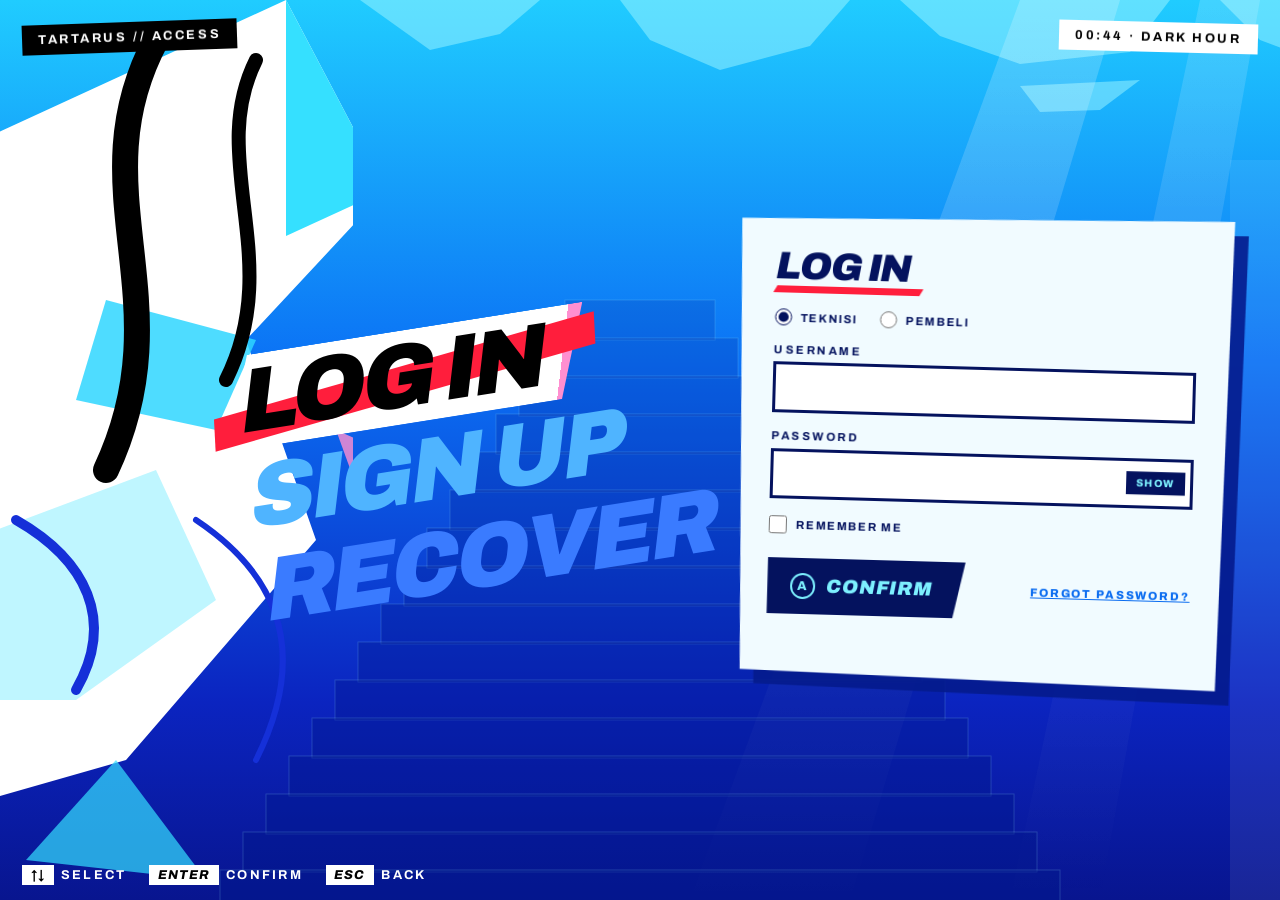
<file: index.html>
<!DOCTYPE html>
<html lang="id">
<head>
<meta charset="utf-8">
<meta name="viewport" content="width=device-width, initial-scale=1">
<title>Login · Tartarus Access</title>
<link rel="preconnect" href="https://fonts.googleapis.com">
<link rel="preconnect" href="https://fonts.gstatic.com" crossorigin>
<link href="https://fonts.googleapis.com/css2?family=Archivo:ital,wght@0,500;0,700;1,800;1,900&display=swap" rel="stylesheet">
<link rel="stylesheet" href="css/login.css">
</head>
<body>

<svg id="scene" viewBox="0 0 1600 900" preserveAspectRatio="xMidYMid slice" aria-hidden="true">
 <defs><linearGradient id="ray" x1="0" y1="0" x2="0" y2="1"><stop offset="0" stop-color="#fff" stop-opacity=".5"/><stop offset="1" stop-color="#fff" stop-opacity="0"/></linearGradient></defs>
 <g fill="#9ff6ff" opacity=".5">
  <polygon points="780,0 1010,0 970,46 880,70 810,40"/>
  <polygon points="1060,0 1330,0 1290,52 1180,64 1100,36"/>
  <polygon points="1380,0 1600,0 1600,58 1500,70 1420,40"/>
  <polygon points="520,0 700,0 660,34 590,50"/>
  <polygon points="1180,86 1300,80 1260,110 1200,112"/>
 </g>
 <polygon points="1180,0 1280,0 1010,900 850,900" fill="url(#ray)" opacity=".4"/>
 <polygon points="1360,0 1420,0 1260,900 1170,900" fill="url(#ray)" opacity=".3"/>
 <rect x="1390" y="160" width="70" height="740" fill="#fff" opacity=".07"/>
 <rect x="1500" y="220" width="40" height="680" fill="#fff" opacity=".05"/>
 <g id="stairs"></g>
</svg>
<div class="bubbles" id="bubbles" aria-hidden="true"></div>

<div class="tag">TARTARUS // ACCESS</div>
<div class="tag r"><span id="clk">00:00</span> · DARK HOUR</div>
<div class="hints"><span><kbd>↑↓</kbd>SELECT</span><span><kbd>ENTER</kbd>CONFIRM</span><span><kbd>ESC</kbd>BACK</span></div>

<main class="stage">
 <section class="left">
  <svg class="art" viewBox="0 0 600 900" preserveAspectRatio="xMinYMid slice" aria-hidden="true">
   <polygon points="-40,170 330,0 430,190 290,340 360,540 170,760 -40,820" fill="#fff"/>
   <polygon points="330,0 430,190 330,236" fill="#35e0ff"/>
   <polygon points="-40,560 200,470 260,600 120,700 -40,700" fill="#bff6ff"/>
   <polygon points="150,300 300,340 260,430 120,400" fill="#2fd6ff" opacity=".85"/>
   <polygon points="380,430 470,470 420,540" fill="#ff8fd0" opacity=".8"/>
   <polygon points="70,860 160,760 250,880" fill="#35e0ff" opacity=".7"/>
   <g fill="none" stroke-linecap="round">
    <path d="M200 40 C 120 190, 230 300, 150 470" stroke="#000" stroke-width="26"/>
    <path d="M300 60 C 250 160, 330 260, 270 380" stroke="#000" stroke-width="14"/>
    <path d="M60 520 C 130 560, 160 620, 120 690" stroke="#1530d8" stroke-width="10"/>
    <path d="M240 520 C 330 580, 350 660, 300 760" stroke="#1530d8" stroke-width="6"/>
   </g>
  </svg>
  <nav class="menu" role="tablist" aria-label="Mode akun">
   <button class="mi on" role="tab" aria-selected="true" data-m="login">Log in</button>
   <button class="mi" role="tab" aria-selected="false" data-m="signup">Sign up</button>
   <button class="mi" role="tab" aria-selected="false" data-m="recover">Recover</button>
  </nav>
 </section>

 <section class="right">
  <div class="panel">
   <form class="card" id="form" novalidate>
    <h2 id="title">LOG IN</h2>
    <div class="rs" data-for="login signup" role="radiogroup" aria-label="Masuk sebagai">
     <label><input type="radio" name="role" value="teknisi" checked> Teknisi</label>
     <label><input type="radio" name="role" value="pembeli"> Pembeli</label>
    </div>
    <div data-for="login signup">
     <label for="user">Username</label>
     <input id="user" name="user" type="text" autocomplete="username" required>
    </div>
    <div data-for="signup recover" hidden>
     <label for="email">Your email</label>
     <input id="email" name="email" type="email" autocomplete="email" required>
    </div>
    <div data-for="login signup">
     <label for="pass">Password</label>
     <div class="pw">
      <input id="pass" name="pass" type="password" autocomplete="current-password" minlength="6" required>
      <button type="button" id="eye">SHOW</button>
     </div>
    </div>
    <label class="chk" data-for="login"><input type="checkbox" name="remember"> Remember me</label>
    <div class="row">
     <button class="go" type="submit"><span class="ab">A</span><span id="btnLbl">CONFIRM</span></button>
     <button class="lnk" type="button" id="forgot" data-for="login">FORGOT PASSWORD?</button>
    </div>
    <p class="msg" id="msg" role="status" aria-live="polite"></p>
   </form>
  </div>
 </section>
</main>

<script src="js/scene.js"></script>
<script src="js/login.js"></script>
</body>
</html>
</file>
<file: css/login.css>
:root{--ink:#04125e;--cy:#7df0ff;--red:#ff1e3c;--pink:#ff8fd0}
*{box-sizing:border-box;margin:0;padding:0}
html,body{min-height:100%}
body{font-family:Archivo,"Arial Black",Arial,sans-serif;color:#fff;overflow-x:hidden;
 background:linear-gradient(180deg,#20ccff 0%,#0b72f5 40%,#0b24c0 78%,#08158f 100%) fixed}
#scene{position:fixed;inset:0;width:100%;height:100%;z-index:0}
.bubbles{position:fixed;inset:0;z-index:0;pointer-events:none;overflow:hidden}
.bubbles i{position:absolute;bottom:-30px;border-radius:50%;border:2px solid rgba(190,250,255,.5);background:rgba(190,250,255,.12)}
@media (prefers-reduced-motion:no-preference){
 .bubbles i{animation:rise linear infinite}
 .art{animation:sway 7s ease-in-out infinite alternate}
}
@keyframes rise{to{transform:translateY(-115vh)}}
@keyframes sway{to{transform:translateY(-14px) rotate(.8deg)}}

.tag{position:fixed;top:22px;left:22px;z-index:3;background:#000;color:#fff;padding:.5rem 1rem;font:700 .8rem Archivo,sans-serif;letter-spacing:.2em;transform:rotate(-2deg)}
.tag.r{left:auto;right:22px;background:#fff;color:#000;transform:rotate(1.5deg)}
.hints{position:fixed;left:22px;bottom:18px;z-index:3;font:700 .8rem Archivo,sans-serif;letter-spacing:.18em;display:flex;gap:1.4rem;flex-wrap:wrap}
kbd{background:#fff;color:#000;font:italic 800 .8rem Archivo,sans-serif;padding:.2rem .55rem;margin-right:.45rem;letter-spacing:.08em}

.stage{position:relative;z-index:1;min-height:100vh;display:grid;grid-template-columns:1.15fr .85fr;align-items:center}
.left{position:relative;height:100vh;overflow:hidden}
.art{position:absolute;left:-6%;top:0;height:100%;width:54%;min-width:260px}

.menu{position:absolute;left:32%;top:50%;transform:translateY(-46%) rotate(-9deg);display:flex;flex-direction:column;gap:.3rem;align-items:flex-start}
.mi{all:unset;cursor:pointer;position:relative;font-style:italic;font-weight:900;text-transform:uppercase;
 font-size:clamp(2.6rem,7vw,6rem);line-height:.9;letter-spacing:-.045em;padding:.05em .14em;
 transform:skewX(-6deg);transition:transform .2s,color .2s;color:#8af3ff}
.mi:nth-child(2){color:#4fb4ff}
.mi:nth-child(3){color:#3a7bff}
.mi:hover{transform:skewX(-6deg) translateX(.2em);color:#fff}
.mi:focus-visible{outline:3px dashed #fff;outline-offset:4px}
.mi.on{color:#000;z-index:1;padding:.07em .32em .07em .18em}
.mi.on::before{content:"";position:absolute;inset:0 -.15em 0 0;z-index:-2;
 background:linear-gradient(100deg,#fff 0 92%,var(--pink) 92% 100%);clip-path:polygon(0 100%,7% 0,100% 0,93% 100%)}
.mi.on::after{content:"";position:absolute;left:-.12em;right:-.28em;top:38%;height:34%;z-index:-1;background:var(--red);transform:skewY(-7deg)}

.right{display:flex;justify-content:center;padding:2rem 4vw 2rem 0}
.panel{width:min(500px,100%);filter:drop-shadow(14px 14px 0 rgba(3,26,140,.9));transform:rotate(1.6deg)}
.card{background:#f1fbff;color:var(--ink);padding:2.2rem 2.2rem 2rem;clip-path:polygon(0 2%,100% 0,98.5% 100%,2% 98%)}
h2{font-style:italic;font-weight:900;font-size:2.4rem;letter-spacing:-.03em;position:relative;display:inline-block;padding-bottom:.35rem}
h2::after{content:"";position:absolute;left:0;right:-8%;bottom:0;height:7px;background:var(--red);transform:skewX(-30deg)}
label,.chk{display:block;font-size:.72rem;font-weight:700;letter-spacing:.22em;text-transform:uppercase}
label{margin:1.1rem 0 .4rem}
input[type=text],input[type=email],input[type=password]{width:100%;font:600 1rem Archivo,sans-serif;padding:.85rem 1rem;
 border:3px solid var(--ink);border-radius:0;background:#fff;color:var(--ink);transition:box-shadow .15s,border-color .15s}
input:focus{outline:none;border-color:#0a6cf0;box-shadow:0 0 0 4px rgba(51,214,255,.55),6px 6px 0 var(--ink)}
.pw{position:relative}
.pw button{position:absolute;right:.5rem;top:50%;translate:0 -50%;background:var(--ink);color:var(--cy);border:0;
 font:800 .65rem Archivo,sans-serif;letter-spacing:.15em;padding:.4rem .6rem;cursor:pointer}
.chk{display:flex;align-items:center;gap:.6rem;margin-top:1.1rem;cursor:pointer;letter-spacing:.14em}
.chk input{width:1.1rem;height:1.1rem;accent-color:var(--ink)}
.row{display:flex;align-items:center;justify-content:space-between;gap:1rem;flex-wrap:wrap;margin-top:1.5rem}
.go{display:inline-flex;align-items:center;gap:.7rem;background:var(--ink);color:var(--cy);border:0;padding:.95rem 2rem .95rem 1.4rem;
 font:italic 900 1.2rem Archivo,sans-serif;letter-spacing:.04em;clip-path:polygon(0 0,100% 0,94% 100%,0 100%);cursor:pointer;transition:.2s}
.go:hover,.go:focus-visible{background:#0a6cf0;color:#fff;transform:translateX(4px);outline:none}
.ab{width:1.6rem;height:1.6rem;border-radius:50%;border:2px solid currentColor;display:grid;place-items:center;font:800 .8rem Archivo,sans-serif;font-style:normal}
.lnk{background:none;border:0;color:#0a6cf0;font:800 .72rem Archivo,sans-serif;letter-spacing:.16em;text-decoration:underline;cursor:pointer}
.msg{min-height:1.4em;margin-top:1rem;font-weight:800;letter-spacing:.14em;font-size:.8rem;color:#0a6cf0}
[hidden]{display:none!important}

@media (max-width:860px){
 .stage{grid-template-columns:1fr}
 .left{height:auto;padding:5.5rem 1rem 1rem}
 .art{display:none}
 .menu{position:static;transform:rotate(-5deg);margin:0 auto;align-items:center}
 .mi{font-size:clamp(2.2rem,11vw,3.6rem)}
 .right{padding:1rem 1rem 5rem}
 .panel{transform:rotate(.8deg)}
 .hints{display:none}
}

.rs{display:flex;gap:1.4rem;margin-top:1rem}.rs label{display:flex;align-items:center;gap:.5rem;margin:0;letter-spacing:.14em;cursor:pointer}.rs input{accent-color:var(--ink);width:1.1rem;height:1.1rem}
</file>
<file: css/app.css>
:root{--ink:#04125e;--cy:#7df0ff;--red:#ff1e3c;--pink:#ff8fd0}
*{box-sizing:border-box;margin:0;padding:0}
body{font-family:Archivo,"Arial Black",Arial,sans-serif;color:#fff;overflow-x:hidden;min-height:100vh;
 background:linear-gradient(180deg,#20ccff 0%,#0b72f5 40%,#0b24c0 78%,#08158f 100%) fixed}
#scene{position:fixed;inset:0;width:100%;height:100%;z-index:0}
.bubbles{position:fixed;inset:0;z-index:0;pointer-events:none;overflow:hidden}
.bubbles i{position:absolute;bottom:-30px;border-radius:50%;border:2px solid rgba(190,250,255,.5);background:rgba(190,250,255,.12)}
@media (prefers-reduced-motion:no-preference){.bubbles i{animation:rise linear infinite}}
@keyframes rise{to{transform:translateY(-115vh)}}
[hidden]{display:none!important}
.tag{position:fixed;top:22px;left:22px;z-index:3;background:#000;color:#fff;padding:.5rem 1rem;font:700 .8rem Archivo,sans-serif;letter-spacing:.2em;transform:rotate(-2deg)}
.tag.r{left:auto;right:22px;background:#fff;color:#000;transform:rotate(1.5deg)}
.roles{position:fixed;top:18px;left:50%;transform:translateX(-50%);z-index:4;display:flex;gap:.5rem}
.roles button{border:0;cursor:pointer;font:italic 900 .85rem Archivo,sans-serif;letter-spacing:.14em;text-transform:uppercase;padding:.55rem 1.4rem;background:#fff;color:var(--ink);transform:skewX(-14deg);transition:.2s}
.roles button.on{background:var(--ink);color:var(--cy);box-shadow:4px 4px 0 var(--red)}
.hints{position:fixed;left:22px;bottom:18px;z-index:3;font:700 .8rem Archivo,sans-serif;letter-spacing:.18em;display:flex;gap:1.4rem}
kbd{background:#fff;color:#000;font:italic 800 .8rem Archivo,sans-serif;padding:.2rem .55rem;margin-right:.45rem}

.stage{position:relative;z-index:1;min-height:100vh;display:grid;grid-template-columns:minmax(260px,.75fr) 1.75fr;align-items:center;padding:5.5rem 4vw 4rem 2vw}
.menu{display:flex;flex-direction:column;gap:.35rem;align-items:flex-start;transform:rotate(-8deg);padding-left:3vw}
.mi{all:unset;cursor:pointer;position:relative;font-style:italic;font-weight:900;text-transform:uppercase;font-size:clamp(1.8rem,3.6vw,3.1rem);
 line-height:.92;letter-spacing:-.04em;padding:.06em .16em;max-width:6.6em;transform:skewX(-6deg);transition:transform .2s,color .2s;color:#8af3ff}
.mi:nth-child(2){color:#4fb4ff}.mi:nth-child(3){color:#3a7bff}
.mi:hover{transform:skewX(-6deg) translateX(.2em);color:#fff}
.mi:focus-visible{outline:3px dashed #fff;outline-offset:4px}
.mi.on{color:#000;z-index:1;padding:.08em .34em .08em .2em}
.mi.on::before{content:"";position:absolute;inset:0 -.15em 0 0;z-index:-2;background:linear-gradient(100deg,#fff 0 92%,var(--pink) 92% 100%);clip-path:polygon(0 100%,7% 0,100% 0,93% 100%)}
.mi.on::after{content:"";position:absolute;left:-.12em;right:-.28em;top:40%;height:32%;z-index:-1;background:var(--red);transform:skewY(-7deg)}

.panel{filter:drop-shadow(12px 12px 0 rgba(3,26,140,.9));transform:rotate(.7deg)}
.card{background:#f1fbff;color:var(--ink);padding:1.8rem 2rem;clip-path:polygon(0 1.5%,100% 0,99.3% 100%,.7% 98.5%)}
.in{max-height:calc(100vh - 12rem);overflow:auto;padding:0 .5rem .3rem 0}
h2{font-style:italic;font-weight:900;font-size:2rem;letter-spacing:-.03em;position:relative;display:inline-block;padding-bottom:.35rem}
h2::after{content:"";position:absolute;left:0;right:-8%;bottom:0;height:7px;background:var(--red);transform:skewX(-30deg)}
.sub{font-size:.7rem;letter-spacing:.2em;font-weight:700;margin:.7rem 0 1rem;opacity:.7}
.stats{display:grid;grid-template-columns:repeat(4,1fr);gap:.8rem;margin-bottom:1.4rem}
.st{background:#fff;border:3px solid var(--ink);padding:.7rem .9rem;transform:skewX(-4deg)}
.st b{display:block;font:italic 900 clamp(1.1rem,2.2vw,1.8rem) Archivo,sans-serif;line-height:1.1}
.st span{font-size:.6rem;letter-spacing:.18em;font-weight:700;text-transform:uppercase}
.tw{overflow-x:auto}
table{width:100%;border-collapse:collapse;font-size:.86rem}
th{font-size:.62rem;letter-spacing:.2em;text-align:left;text-transform:uppercase;padding:.5rem .6rem;background:var(--ink);color:var(--cy)}
td{padding:.65rem .6rem;border-bottom:2px solid rgba(4,18,94,.15);vertical-align:middle}
.chp{display:inline-block;font:italic 900 .7rem Archivo,sans-serif;letter-spacing:.1em;padding:.32rem .9rem;border:0;clip-path:polygon(8% 0,100% 0,92% 100%,0 100%);text-transform:uppercase}
button.chp{cursor:pointer}
.s0{background:var(--red);color:#fff}.s1{background:var(--cy);color:var(--ink)}.s2{background:var(--ink);color:var(--cy)}
.sm{background:var(--ink);color:var(--cy);border:0;font:800 .68rem Archivo,sans-serif;letter-spacing:.14em;padding:.5rem .85rem;cursor:pointer}
.sm:hover{background:#0a6cf0;color:#fff}
input,select{font:600 .95rem Archivo,sans-serif;border:3px solid var(--ink);border-radius:0;background:#fff;color:var(--ink)}
.srch{width:100%;padding:.75rem 1rem;margin-bottom:1rem}
input:focus,select:focus{outline:none;border-color:#0a6cf0;box-shadow:0 0 0 4px rgba(51,214,255,.55)}
.grid{display:grid;grid-template-columns:repeat(auto-fill,minmax(200px,1fr));gap:1rem}
.tc{background:#fff;border:3px solid var(--ink);padding:1rem;position:relative}
.tc h3{font:italic 900 1.1rem Archivo,sans-serif;margin:.6rem 0 .2rem}
.tc p{font-size:.8rem;font-weight:600}
.av{width:3rem;height:3rem;display:grid;place-items:center;background:var(--ink);color:var(--cy);font:italic 900 1.2rem Archivo,sans-serif;clip-path:polygon(15% 0,100% 0,85% 100%,0 100%)}
.dot{position:absolute;top:.9rem;right:.9rem;font-size:.6rem;font-weight:800;letter-spacing:.14em;padding:.2rem .5rem;background:#c9d4ee;color:var(--ink)}
.dot.on{background:var(--cy)}
.job{background:#fff;border:3px solid var(--ink);padding:1rem 1.2rem;margin-bottom:1rem;display:grid;gap:.6rem;font-size:.88rem}
.jh{display:flex;justify-content:space-between;align-items:center;gap:1rem}
.job small{font-weight:600;opacity:.7}
.steps{display:grid;grid-template-columns:repeat(3,1fr);gap:4px}
.steps i{height:10px;background:#c9e3f5;transform:skewX(-20deg)}.steps i.f{background:var(--ink)}
.slbl{display:grid;grid-template-columns:repeat(3,1fr);font-size:.6rem;letter-spacing:.14em;font-weight:700;text-transform:uppercase}

.go{display:inline-flex;align-items:center;gap:.6rem;background:var(--ink);color:var(--cy);border:0;padding:.85rem 1.6rem .85rem 1.1rem;font:italic 900 1.05rem Archivo,sans-serif;letter-spacing:.05em;clip-path:polygon(0 0,100% 0,94% 100%,0 100%);cursor:pointer}
.go:hover{background:#0a6cf0;color:#fff}
.ab{width:1.5rem;height:1.5rem;border-radius:50%;border:2px solid currentColor;display:grid;place-items:center;font:800 .75rem Archivo,sans-serif;font-style:normal}
.fab{position:fixed;right:24px;bottom:24px;z-index:6;filter:drop-shadow(6px 6px 0 rgba(3,26,140,.9))}
.cw{position:fixed;right:22px;bottom:22px;z-index:7;width:min(380px,calc(100vw - 28px));filter:drop-shadow(8px 8px 0 rgba(3,26,140,.9));transform:rotate(-1deg)}
.ci{background:#f1fbff;color:var(--ink);clip-path:polygon(0 0,100% 1%,99% 100%,1% 99%)}
.hd{display:flex;gap:.6rem;align-items:center;background:var(--ink);color:var(--cy);padding:.7rem .9rem}
.hd b{font:italic 900 .9rem Archivo,sans-serif;letter-spacing:.1em}
.hd select{flex:1;padding:.35rem .5rem;font-size:.8rem}
.hd button{background:var(--red);color:#fff;border:0;font:900 .85rem Archivo,sans-serif;width:1.9rem;height:1.9rem;cursor:pointer}
.log{height:290px;overflow:auto;padding:.9rem;display:flex;flex-direction:column;gap:.55rem;background:#dff5ff}
.m{max-width:82%;padding:.5rem .75rem;font-size:.86rem;font-weight:600;border:2px solid var(--ink)}
.m.me{align-self:flex-end;background:var(--ink);color:var(--cy)}
.m.ot{align-self:flex-start;background:#fff}
.m small{display:block;font-size:.58rem;opacity:.65;margin-top:.15rem;letter-spacing:.1em}
.cf{display:flex;gap:.5rem;padding:.7rem}
.cf input{flex:1;min-width:0;padding:.6rem .8rem}

@media (max-width:860px){
 .stage{grid-template-columns:1fr;padding:5rem 1rem 6rem;gap:1.5rem}
 .menu{transform:rotate(-3deg);flex-direction:row;flex-wrap:wrap;justify-content:center;padding:0}
 .mi{font-size:clamp(1.4rem,7vw,2rem);max-width:none}
 .stats{grid-template-columns:repeat(2,1fr)}
 .in{max-height:none}.panel{transform:none}
 .tag,.hints{display:none}.roles{top:12px}
}
</file>
